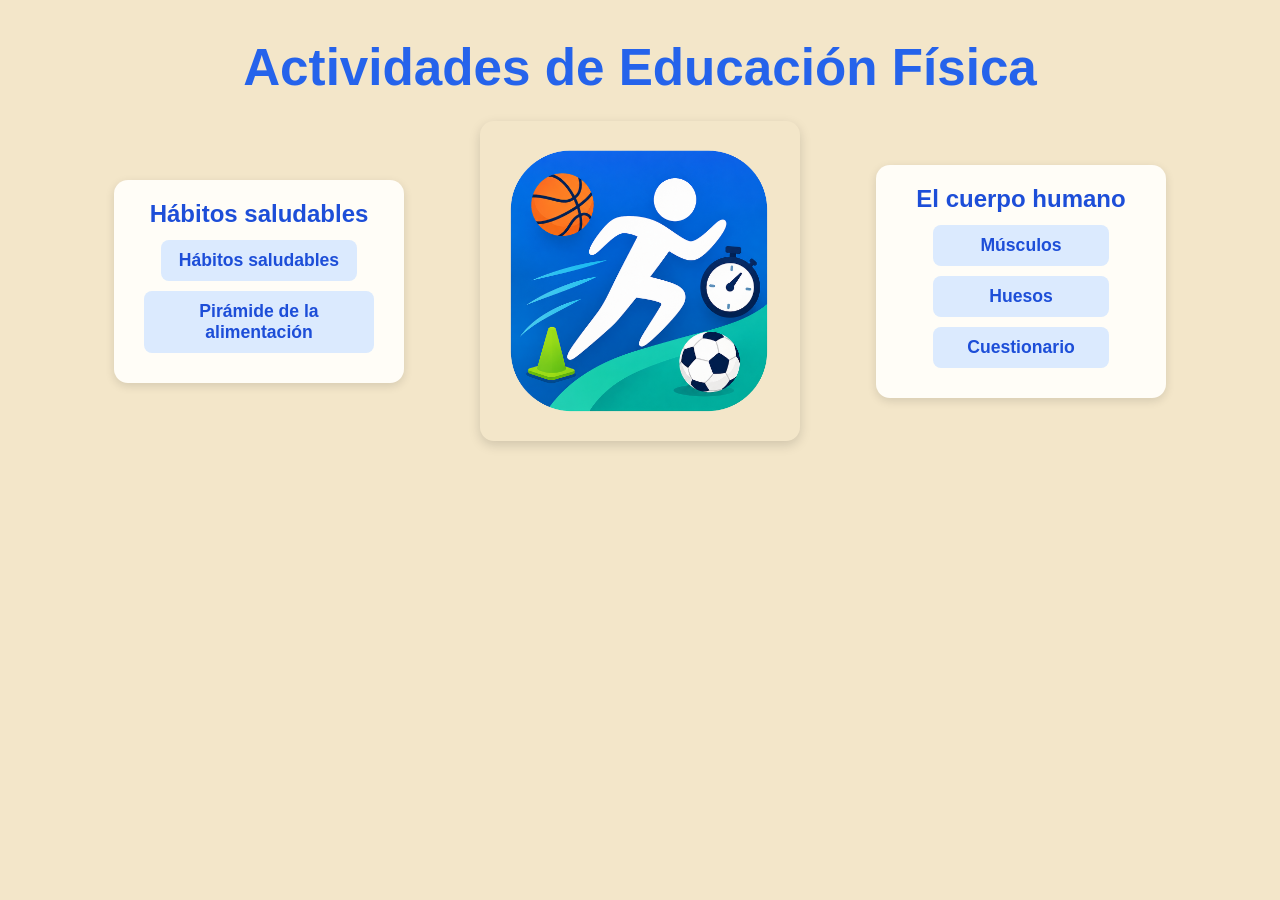
<file: index.html>
<!DOCTYPE html>
<html lang="es">
<head>
  <meta charset="UTF-8">
  <meta name="viewport" content="width=device-width, initial-scale=1.0">
  <title>El cuerpo humano</title>
  <meta name="theme-color" content="#1d4ed8">
  <link rel="manifest" href="manifest.json">
  <link rel="stylesheet" href="styles.css">
</head>
<body class="index-body">
  <h1>Actividades de Educación Física</h1>
  <main id="contenido-principal" class="contenido inicio-grid">
    <section class="opciones franja-lateral" aria-labelledby="titulo-habitos">
      <h2 id="titulo-habitos">Hábitos saludables</h2>
      <nav aria-label="Actividades de hábitos saludables">
        <ul>
          <li><a href="cuestionario_habitos_saludables.html">Hábitos saludables</a></li>
          <li><a href="alimentacion.html">Pirámide de la alimentación</a></li>
        </ul>
      </nav>
    </section>

    <section class="bloque-icono" aria-label="Icono principal">
      <img src="images/icono.png" alt="Icono de actividades de educación física">
    </section>

    <section class="opciones franja-lateral" aria-labelledby="titulo-cuerpo">
      <h2 id="titulo-cuerpo">El cuerpo humano</h2>
      <nav aria-label="Actividades del cuerpo humano">
        <ul>
          <li><a href="musculos.html">Músculos</a></li>
          <li><a href="huesos.html">Huesos</a></li>
          <li><a href="cuestionario.html">Cuestionario</a></li>
        </ul>
      </nav>
    </section>
  </main>
  <script src="pwa-register.js"></script>
</body>
</html>
</file>
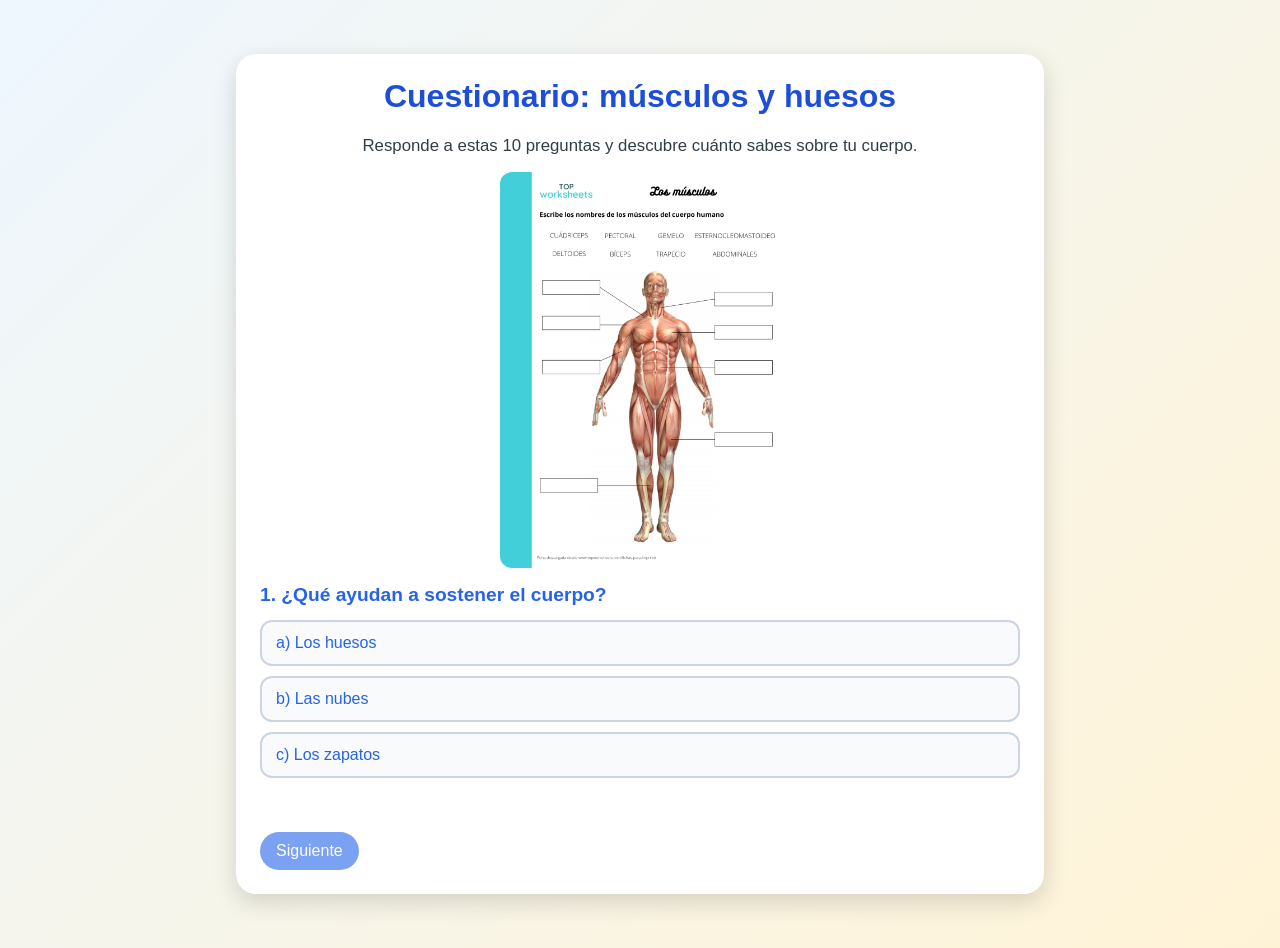
<file: ossos-musculs-5e/index.html>
<!DOCTYPE html>
<html lang="es">
<head>
  <meta charset="UTF-8">
  <meta name="viewport" content="width=device-width, initial-scale=1.0">
  <title>Cuestionario de músculos y huesos</title>
  <style>
    body {
      font-family: Arial, sans-serif;
      background: linear-gradient(135deg, #eef7ff, #fff3d6);
      color: #2f3e46;
      margin: 0;
      padding: 24px;
      display: flex;
      justify-content: center;
      align-items: center;
      min-height: 100vh;
    }

    .contenedor {
      background: white;
      border-radius: 20px;
      box-shadow: 0 8px 24px rgba(0, 0, 0, 0.15);
      width: min(90vw, 760px);
      padding: 24px;
    }

    h1 {
      margin-top: 0;
      text-align: center;
      color: #1d4ed8;
    }

    .intro {
      text-align: center;
      font-size: 1.05rem;
      margin-bottom: 16px;
    }

    .imagen {
      display: block;
      margin: 0 auto 16px;
      max-width: 280px;
      width: 100%;
      border-radius: 12px;
    }

    .pregunta {
      font-size: 1.2rem;
      font-weight: bold;
      margin-bottom: 14px;
      color: #2563eb;
    }

    .opciones {
      display: grid;
      gap: 10px;
    }

    .opcion {
      padding: 12px 14px;
      border: 2px solid #cbd5e1;
      border-radius: 12px;
      background: #f8fafc;
      cursor: pointer;
      font-size: 1rem;
      text-align: left;
      color: #2563eb;
    }

    .opcion:hover {
      background: #e0f2fe;
      border-color: #60a5fa;
    }

    .opcion.correcta {
      background: #dcfce7;
      border-color: #22c55e;
    }

    .opcion.incorrecta {
      background: #fee2e2;
      border-color: #ef4444;
    }

    .feedback {
      margin-top: 14px;
      font-weight: bold;
      min-height: 24px;
    }

    .acciones {
      display: flex;
      justify-content: space-between;
      gap: 10px;
      margin-top: 16px;
      flex-wrap: wrap;
    }

    button {
      border: none;
      border-radius: 999px;
      padding: 10px 16px;
      font-size: 1rem;
      cursor: pointer;
      background: #2563eb;
      color: white;
    }

    button:disabled {
      opacity: 0.6;
      cursor: not-allowed;
    }

    .resultado {
      display: none;
      text-align: center;
    }

    .resultado h2 {
      color: #1d4ed8;
    }

    .resultado p {
      font-size: 1.1rem;
    }
  </style>
</head>
<body>
  <main class="contenedor">
    <h1>Cuestionario: músculos y huesos</h1>
    <p class="intro">Responde a estas 10 preguntas y descubre cuánto sabes sobre tu cuerpo.</p>
    <img class="imagen" src="images/176289449-sistema-muscular-humano-esquema-y-plantilla-para-anatomía-lección-de-biología-frente-vista.jpg" alt="Ilustración más realista del cuerpo humano con músculos">

    <section id="quiz">
      <div id="pregunta" class="pregunta"></div>
      <div id="opciones" class="opciones"></div>
      <div id="feedback" class="feedback"></div>
      <div class="acciones">
        <button id="siguiente" type="button">Siguiente</button>
      </div>
    </section>

    <section id="resultado" class="resultado">
      <h2>¡Fin del cuestionario!</h2>
      <p id="mensajeResultado"></p>
      <button id="reiniciar" type="button">Volver a empezar</button>
    </section>
  </main>

  <script>
    const preguntas = [
      {
        pregunta: '¿Qué ayudan a sostener el cuerpo?',
        opciones: ['Los huesos', 'Las nubes', 'Los zapatos'],
        correcta: 0
      },
      {
        pregunta: '¿Qué nos ayudan a movernos?',
        opciones: ['Los músculos', 'Las puertas', 'Las estrellas'],
        correcta: 0
      },
      {
        pregunta: '¿Cuál de estos es un hueso?',
        opciones: ['Brazo', 'Pierna', 'Fémur'],
        correcta: 2
      },
      {
        pregunta: '¿Dónde está el cráneo?',
        opciones: ['En la cabeza', 'En la mano', 'En el pie'],
        correcta: 0
      },
      {
        pregunta: '¿Qué músculos usamos cuando levantamos un objeto?',
        opciones: ['Los músculos del brazo', 'Las orejas', 'La lengua'],
        correcta: 0
      },
      {
        pregunta: '¿Qué parte del cuerpo protege el cerebro?',
        opciones: ['La columna', 'El cráneo', 'La rodilla'],
        correcta: 1
      },
      {
        pregunta: '¿Qué hueso está en la espalda y nos ayuda a mantener el cuerpo recto?',
        opciones: ['La columna', 'El codo', 'El tobillo'],
        correcta: 0
      },
      {
        pregunta: '¿Qué músculo está en el brazo y nos ayuda a doblarlo?',
        opciones: ['El bíceps', 'El estómago', 'El ojo'],
        correcta: 0
      },
      {
        pregunta: '¿Qué huesos protegen los órganos del pecho?',
        opciones: ['Las costillas', 'Los dientes', 'Los dedos'],
        correcta: 0
      },
      {
        pregunta: '¿Qué pasa cuando movemos los músculos?',
        opciones: ['Nos movemos', 'Nos volvemos de piedra', 'Nos ponemos a dormir'],
        correcta: 0
      }
    ];

    const preguntaEl = document.getElementById('pregunta');
    const opcionesEl = document.getElementById('opciones');
    const feedbackEl = document.getElementById('feedback');
    const siguienteBtn = document.getElementById('siguiente');
    const quizEl = document.getElementById('quiz');
    const resultadoEl = document.getElementById('resultado');
    const mensajeResultadoEl = document.getElementById('mensajeResultado');
    const reiniciarBtn = document.getElementById('reiniciar');

    let indiceActual = 0;
    let aciertos = 0;
    let respuestaSeleccionada = false;

    function mostrarPregunta() {
      feedbackEl.textContent = '';
      respuestaSeleccionada = false;
      opcionesEl.innerHTML = '';
      const pregunta = preguntas[indiceActual];
      preguntaEl.textContent = `${indiceActual + 1}. ${pregunta.pregunta}`;

      pregunta.opciones.forEach((opcion, index) => {
        const boton = document.createElement('button');
        boton.className = 'opcion';
        boton.type = 'button';
        boton.textContent = `${String.fromCharCode(97 + index)}) ${opcion}`;
        boton.addEventListener('click', () => comprobarRespuesta(index, boton));
        opcionesEl.appendChild(boton);
      });

      siguienteBtn.disabled = true;
    }

    function comprobarRespuesta(index, boton) {
      if (respuestaSeleccionada) return;
      respuestaSeleccionada = true;
      const correcta = preguntas[indiceActual].correcta;

      Array.from(opcionesEl.children).forEach((botonOpcion, i) => {
        botonOpcion.disabled = true;
        if (i === correcta) {
          botonOpcion.classList.add('correcta');
        } else if (i === index) {
          botonOpcion.classList.add('incorrecta');
        }
      });

      if (index === correcta) {
        aciertos += 1;
        feedbackEl.textContent = '¡Correcto! Muy bien.';
      } else {
        feedbackEl.textContent = `No es correcto. La respuesta correcta era: ${String.fromCharCode(97 + correcta)}). ${preguntas[indiceActual].opciones[correcta]}`;
      }

      siguienteBtn.disabled = false;
    }

    function siguientePregunta() {
      indiceActual += 1;
      if (indiceActual < preguntas.length) {
        mostrarPregunta();
      } else {
        mostrarResultado();
      }
    }

    function mostrarResultado() {
      quizEl.style.display = 'none';
      resultadoEl.style.display = 'block';
      const porcentaje = Math.round((aciertos / preguntas.length) * 100);
      let mensaje = '';

      if (porcentaje === 100) {
        mensaje = '¡Fantástico! Has acertado todas las preguntas.';
      } else if (porcentaje >= 70) {
        mensaje = '¡Muy bien! Has aprendido mucho sobre músculos y huesos.';
      } else {
        mensaje = '¡Sigue practicando! Puedes volver a intentarlo.';
      }

      mensajeResultadoEl.textContent = `Has acertado ${aciertos} de ${preguntas.length} preguntas (${porcentaje}%). ${mensaje}`;
    }

    function reiniciarQuiz() {
      indiceActual = 0;
      aciertos = 0;
      quizEl.style.display = 'block';
      resultadoEl.style.display = 'none';
      mostrarPregunta();
    }

    siguienteBtn.addEventListener('click', siguientePregunta);
    reiniciarBtn.addEventListener('click', reiniciarQuiz);
    mostrarPregunta();
  </script>
</body>
</html>
</file>
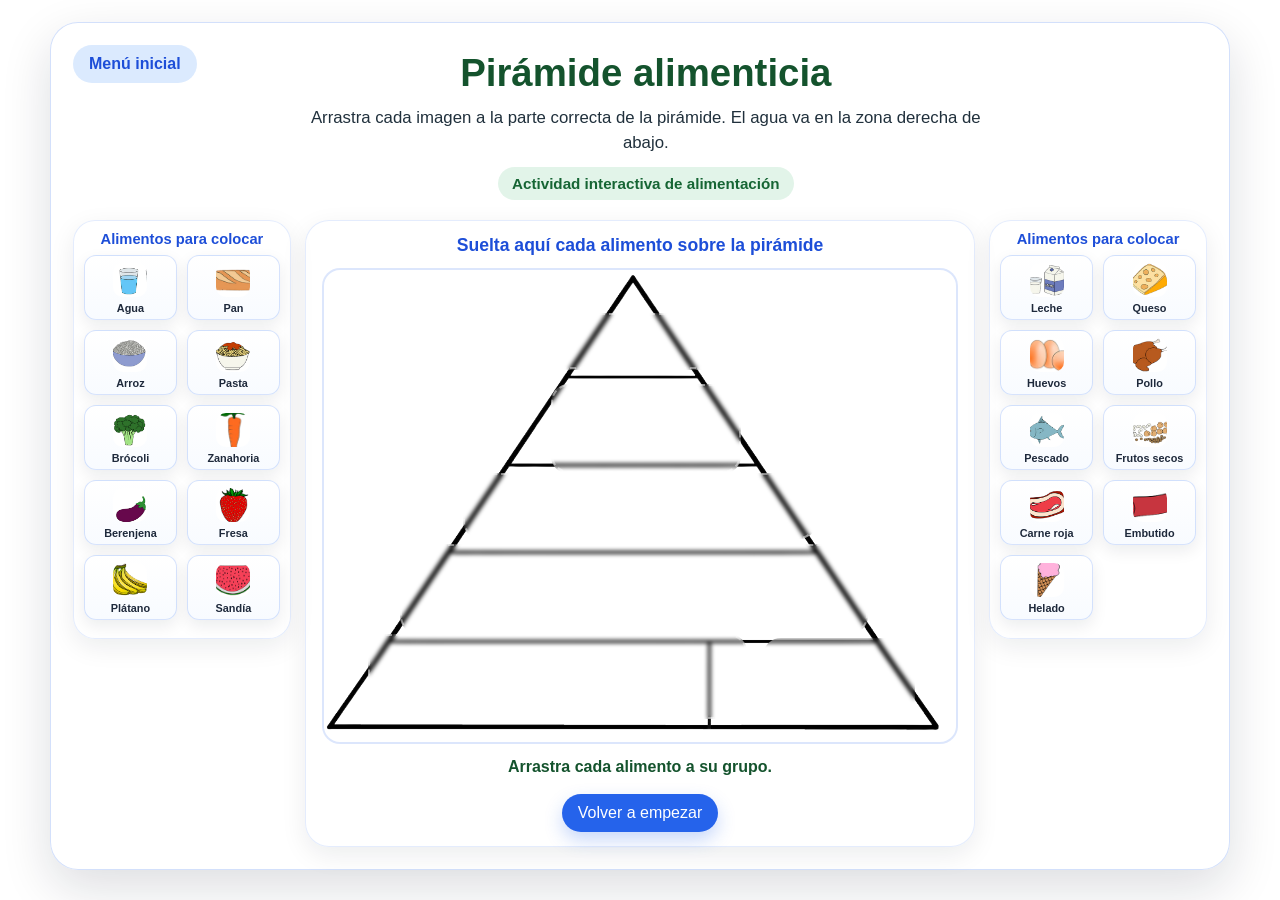
<file: alimentacion.html>
<!DOCTYPE html>
<html lang="es">
<head>
  <meta charset="UTF-8">
  <meta name="viewport" content="width=device-width, initial-scale=1.0">
  <title>Pirámide alimenticia</title>
  <meta name="theme-color" content="#14532d">
  <link rel="manifest" href="manifest.json">
  <style>
    :root {
      --fondo-1: #f6f0e6;
      --fondo-2: #e8f5ee;
      --panel: rgba(255, 255, 255, 0.9);
      --texto: #20303c;
      --azul: #2563eb;
      --verde: #16a34a;
      --naranja: #f59e0b;
      --rojo: #ef4444;
      --borde: rgba(37, 99, 235, 0.2);
    }

    * {
      box-sizing: border-box;
    }

    body {
      margin: 0;
      min-height: 100vh;
      font-family: "Segoe UI", "Roboto", "Helvetica Neue", Arial, sans-serif;
      color: var(--texto);
      background:
        radial-gradient(circle at top left, rgba(22, 163, 74, 0.12), transparent 32%),
      background: transparent;
        linear-gradient(135deg, var(--fondo-1), var(--fondo-2));
      padding: 22px;
    }

    .contenedor {
      width: min(1180px, 100%);
      margin: 0 auto;
      background: var(--panel);
      border: 1px solid var(--borde);
      border-radius: 28px;
      box-shadow: 0 18px 50px rgba(15, 23, 42, 0.14);
      backdrop-filter: blur(8px);
      padding: 22px;
    }

    .cabecera {
      display: flex;
      justify-content: space-between;
      align-items: flex-start;
      gap: 16px;
      margin-bottom: 20px;
      flex-wrap: wrap;
    }

    .menu-inicial {
      display: inline-block;
      background: #dbeafe;
      color: #1d4ed8;
      text-decoration: none;
      font-weight: 700;
      font-size: 1rem;
      padding: 10px 16px;
      border-radius: 999px;
      transition: transform 0.2s ease, background 0.2s ease;
    }

    .menu-inicial:hover {
      background: #bfdbfe;
      transform: translateY(-1px);
    }

    .titulo-bloque {
      flex: 1 1 420px;
      text-align: center;
      padding: 6px 0 0;
    }

    h1 {
      margin: 0;
      font-size: clamp(2rem, 3vw, 3rem);
      color: #14532d;
    }

    .intro {
      margin: 10px auto 0;
      max-width: 720px;
      font-size: 1.05rem;
      line-height: 1.5;
    }

    .etiqueta {
      display: inline-flex;
      align-items: center;
      gap: 8px;
      margin-top: 12px;
      padding: 8px 14px;
      border-radius: 999px;
      background: rgba(22, 163, 74, 0.12);
      color: #166534;
      font-weight: 700;
      font-size: 0.95rem;
    }

    .panel-juego {
      display: grid;
      grid-template-columns: minmax(170px, 0.65fr) minmax(0, 2fr) minmax(170px, 0.65fr);
      gap: 14px;
      align-items: start;
    }

    .banco {
      background: rgba(255, 255, 255, 0.85);
      border: 1px solid rgba(37, 99, 235, 0.12);
      border-radius: 22px;
      padding: 10px;
      box-shadow: 0 8px 26px rgba(15, 23, 42, 0.08);
    }

    .banco h2 {
      margin: 0 0 8px;
      color: #1d4ed8;
      font-size: 0.92rem;
      text-align: center;
    }

    .banco-grupo {
      margin-bottom: 8px;
    }

    .banco-grupo h3 {
      margin: 0 0 5px;
      font-size: 0.78rem;
      color: #334155;
      letter-spacing: 0.02em;
    }

    .lista-alimentos {
      display: grid;
      grid-template-columns: repeat(2, minmax(0, 1fr));
      gap: 10px;
    }

    .alimento {
      appearance: none;
      border: 1px solid rgba(37, 99, 235, 0.18);
      border-radius: 12px;
      background: linear-gradient(180deg, #ffffff, #f8fbff);
      padding: 7px 5px 5px;
      cursor: grab;
      user-select: none;
      box-shadow: 0 6px 16px rgba(15, 23, 42, 0.08);
      display: flex;
      flex-direction: column;
      align-items: center;
      gap: 5px;
      transition: transform 0.2s ease, box-shadow 0.2s ease;
    }

    .alimento:hover {
      transform: translateY(-2px);
      box-shadow: 0 10px 22px rgba(15, 23, 42, 0.12);
    }

    .alimento:active {
      cursor: grabbing;
    }

    .alimento.oculto {
      display: none;
    }

    .alimento img {
      width: 34px;
      height: 34px;
      object-fit: cover;
      border-radius: 10px;
      background: #fff;
    }

    .alimento span {
      font-size: 0.68rem;
      font-weight: 700;
      color: #1e293b;
      text-align: center;
    }

    .piramide-panel {
      background: rgba(255, 255, 255, 0.78);
      border: 1px solid rgba(37, 99, 235, 0.12);
      border-radius: 24px;
      padding: 14px 16px;
      box-shadow: 0 8px 26px rgba(15, 23, 42, 0.08);
      width: 100%;
    }

    .piramide-titulo {
      margin: 0 0 12px;
      color: #1d4ed8;
      text-align: center;
      font-size: 1.1rem;
      font-weight: 700;
    }

    .piramide-wrap {
      position: relative;
      width: 100%;
      max-width: 1280px;
      margin: 0 auto;
      border-radius: 18px;
      overflow: hidden;
      background: #ffffff;
      border: 2px solid rgba(37, 99, 235, 0.16);
      box-shadow: inset 0 0 0 1px rgba(255, 255, 255, 0.8);
    }

    .piramide-wrap img {
      display: block;
      width: 100%;
      height: auto;
    }

    .piramide-dropzone {
      position: relative;
    }

    .zona {
      position: absolute;
      border: 2px dashed rgba(255, 255, 255, 0.45);
      border-radius: 18px;
      padding: 12px;
      display: flex;
      flex-direction: column;
      justify-content: flex-start;
      gap: 8px;
      color: #ffffff;
      background: transparent;
      backdrop-filter: blur(2px);
      overflow: hidden;
    }

    .zona-items {
      display: flex;
      flex-wrap: wrap;
      gap: 8px;
      align-content: flex-start;
      justify-content: center;
      min-height: 64px;
    }

    .zona--cereales {
      left: 7%;
      bottom: 5%;
      width: 60%;
      height: 18%;
      background: transparent;
    }

    .zona--frutas {
      left: 12%;
      bottom: 23%;
      width: 74%;
      height: 19%;
      background: transparent;
    }

    .zona--lacteos {
      left: 22%;
      bottom: 43%;
      width: 56%;
      height: 14%;
      background: transparent;
    }

    .zona--carne {
      left: 36%;
      bottom: 57%;
      width: 30%;
      height: 19%;
      background: transparent;
    }

    .zona--ocasionales {
      left: 36%;
      bottom: 79%;
      width: 28%;
      height: 12%;
      background: transparent;
    }

    .zona--agua {
      right: 6.5%;
      bottom: 4%;
      width: 24%;
      height: 18%;
      background: transparent;
      border-color: transparent;
    }

    .mini-alimento {
      display: flex;
      align-items: center;
      gap: 8px;
      min-width: 0;
      max-width: 100%;
      padding: 4px 6px;
      border-radius: 12px;
      background: rgba(255, 255, 255, 0.92);
      color: #0f172a;
      box-shadow: 0 4px 12px rgba(15, 23, 42, 0.15);
    }

    .mini-alimento--frutas,
    .mini-alimento--lacteos,
    .mini-alimento--frutos_secos,
    .mini-alimento--carne {
      gap: 5px;
      padding: 4px 6px;
    }

    .mini-alimento--frutas img,
    .mini-alimento--lacteos img,
    .mini-alimento--frutos_secos img,
    .mini-alimento--carne img {
      width: 30px;
      height: 30px;
      border-radius: 8px;
    }

    .mini-alimento--frutas span,
    .mini-alimento--lacteos span,
    .mini-alimento--frutos_secos span,
    .mini-alimento--carne span {
      font-size: 0.65rem;
    }

    .mini-alimento img {
      width: 32px;
      height: 32px;
      object-fit: cover;
      border-radius: 8px;
      background: #fff;
      flex: 0 0 auto;
    }

    .mini-alimento span {
      display: none;
      font-size: 0.74rem;
      font-weight: 700;
      white-space: nowrap;
      overflow: hidden;
      text-overflow: ellipsis;
    }

    .feedback {
      margin-top: 14px;
      text-align: center;
      min-height: 24px;
      font-weight: 700;
      color: #14532d;
    }

    .acciones {
      display: flex;
      justify-content: center;
      margin-top: 12px;
    }

    .boton-reset {
      border: none;
      border-radius: 999px;
      padding: 10px 16px;
      font-size: 1rem;
      cursor: pointer;
      background: #2563eb;
      color: white;
      box-shadow: 0 8px 18px rgba(37, 99, 235, 0.25);
    }

    .boton-reset:hover {
      background: #1d4ed8;
    }

    @media (max-width: 960px) {
      .panel-juego {
        grid-template-columns: 1fr;
      }

      .lista-alimentos {
        grid-template-columns: repeat(auto-fit, minmax(120px, 1fr));
      }
    }

    @media (max-width: 720px) {
      body {
        padding: 12px;
      }

      .contenedor {
        padding: 16px;
        border-radius: 22px;
      }

      .lista-alimentos {
        grid-template-columns: repeat(2, minmax(0, 1fr));
      }

      .zona {
        border-radius: 14px;
        padding: 8px;
      }

      .zona h3 {
        font-size: 0.78rem;
      }

      .mini-alimento span {
        font-size: 0.68rem;
      }
    }
  </style>
</head>
<body>
  <main class="contenedor">
    <div class="cabecera">
      <a class="menu-inicial" href="index.html">Menú inicial</a>
      <div class="titulo-bloque">
        <h1>Pirámide alimenticia</h1>
        <p class="intro">Arrastra cada imagen a la parte correcta de la pirámide. El agua va en la zona derecha de abajo.</p>
        <div class="etiqueta">Actividad interactiva de alimentación</div>
      </div>
      <span style="width: 112px;"></span>
    </div>

    <section class="panel-juego" aria-label="Actividad de pirámide alimenticia">
      <aside class="banco">
        <h2>Alimentos para colocar</h2>
        <div id="bancoIzquierdo"></div>
      </aside>

      <section class="piramide-panel">
        <h2 class="piramide-titulo">Suelta aquí cada alimento sobre la pirámide</h2>
        <div class="piramide-wrap piramide-dropzone" id="piramideWrap">
          <img src="images/piramide.png" alt="Pirámide alimenticia vacía">

          <div class="zona zona--ocasionales" data-zone="ocasionales" data-accepts="ocasionales">
            <div class="zona-items"></div>
          </div>

          <div class="zona zona--lacteos" data-zone="lacteos" data-accepts="lacteos,frutos_secos">
            <div class="zona-items"></div>
          </div>

          <div class="zona zona--carne" data-zone="carne" data-accepts="carne">
            <div class="zona-items"></div>
          </div>

          <div class="zona zona--frutas" data-zone="frutas" data-accepts="frutas">
            <div class="zona-items"></div>
          </div>

          <div class="zona zona--cereales" data-zone="cereales" data-accepts="cereales">
            <div class="zona-items"></div>
          </div>

          <div class="zona zona--agua" data-zone="agua" data-accepts="agua">
            <div class="zona-items"></div>
          </div>
        </div>

        <div id="feedback" class="feedback">Arrastra cada alimento a su grupo.</div>
        <div class="acciones">
          <button id="reiniciar" class="boton-reset" type="button">Volver a empezar</button>
        </div>
      </section>

      <aside class="banco">
        <h2>Alimentos para colocar</h2>
        <div id="bancoDerecho"></div>
      </aside>
    </section>
  </main>

  <script>
    document.addEventListener('DOMContentLoaded', () => {
      const alimentos = [
        { id: 'agua', nombre: 'Agua', archivo: 'agua.png', categoria: 'agua' },
        { id: 'pan', nombre: 'Pan', archivo: 'pan.png', categoria: 'cereales' },
        { id: 'arroz', nombre: 'Arroz', archivo: 'arroz.png', categoria: 'cereales' },
        { id: 'pasta', nombre: 'Pasta', archivo: 'pasta.png', categoria: 'cereales' },
        { id: 'brocoli', nombre: 'Brócoli', archivo: 'brocoli.png', categoria: 'frutas' },
        { id: 'zanahoria', nombre: 'Zanahoria', archivo: 'zanahoria.png', categoria: 'frutas' },
        { id: 'berengena', nombre: 'Berenjena', archivo: 'berengena.png', categoria: 'frutas' },
        { id: 'fresa', nombre: 'Fresa', archivo: 'fresa.png', categoria: 'frutas' },
        { id: 'platano', nombre: 'Plátano', archivo: 'platano.png', categoria: 'frutas' },
        { id: 'sandia', nombre: 'Sandía', archivo: 'sandia.png', categoria: 'frutas' },
        { id: 'leche', nombre: 'Leche', archivo: 'leche.png', categoria: 'lacteos' },
        { id: 'queso', nombre: 'Queso', archivo: 'queso.png', categoria: 'lacteos' },
        { id: 'huevos', nombre: 'Huevos', archivo: 'huevos.png', categoria: 'lacteos' },
        { id: 'pollo', nombre: 'Pollo', archivo: 'pollo.png', categoria: 'lacteos' },
        { id: 'pescado', nombre: 'Pescado', archivo: 'pescado.png', categoria: 'lacteos' },
        { id: 'frutos_secos', nombre: 'Frutos secos', archivo: 'frutos_secos.png', categoria: 'frutos_secos' },
        { id: 'carne_roja', nombre: 'Carne roja', archivo: 'carne_roja.png', categoria: 'carne' },
        { id: 'embutido', nombre: 'Embutido', archivo: 'embutido.png', categoria: 'carne' },
        { id: 'helado', nombre: 'Helado', archivo: 'helado.png', categoria: 'ocasionales' }
      ];

      const grupos = [
        {
          titulo: 'Base diaria',
          items: alimentos.filter((alimento) => alimento.categoria === 'cereales')
        },
        {
          titulo: 'Frutas y verduras',
          items: alimentos.filter((alimento) => alimento.categoria === 'frutas')
        },
        {
          titulo: 'Lácteos y frutos secos',
          items: alimentos.filter((alimento) => alimento.categoria === 'lacteos' || alimento.categoria === 'frutos_secos')
        },
        {
          titulo: 'Carne y embutido',
          items: alimentos.filter((alimento) => alimento.categoria === 'carne')
        },
        {
          titulo: 'Ocasionales y agua',
          items: alimentos.filter((alimento) => alimento.categoria === 'ocasionales' || alimento.categoria === 'agua')
        }
      ];

      const bancoIzquierdo = document.getElementById('bancoIzquierdo');
      const bancoDerecho = document.getElementById('bancoDerecho');
      const feedback = document.getElementById('feedback');
      const reiniciar = document.getElementById('reiniciar');
      const zonas = Array.from(document.querySelectorAll('.zona'));
      const mapaAlimentos = new Map();

      const mitad = Math.ceil(alimentos.length / 2);
      const alimentosIzquierda = alimentos.slice(0, mitad);
      const alimentosDerecha = alimentos.slice(mitad);

      const crearListaAlimentos = (destino, listaAlimentos) => {
        const bloque = document.createElement('section');
        bloque.className = 'banco-grupo';
        bloque.innerHTML = '<div class="lista-alimentos"></div>';
        const lista = bloque.querySelector('.lista-alimentos');

        listaAlimentos.forEach((alimento) => {
          const boton = document.createElement('button');
          boton.type = 'button';
          boton.className = 'alimento';
          boton.draggable = true;
          boton.dataset.alimento = alimento.id;
          boton.dataset.categoria = alimento.categoria;
          boton.dataset.nombre = alimento.nombre;
          boton.dataset.archivo = alimento.archivo;
          boton.innerHTML = `
            <img src="images/${alimento.archivo}" alt="${alimento.nombre}">
            <span>${alimento.nombre}</span>
          `;

          boton.addEventListener('dragstart', (event) => {
            event.dataTransfer.setData('text/plain', alimento.id);
            event.dataTransfer.effectAllowed = 'move';
          });

          mapaAlimentos.set(alimento.id, boton);
          lista.appendChild(boton);
        });

        destino.appendChild(bloque);
      };

      crearListaAlimentos(bancoIzquierdo, alimentosIzquierda);
      crearListaAlimentos(bancoDerecho, alimentosDerecha);

      zonas.forEach((zona) => {
        zona.addEventListener('dragover', (event) => {
          event.preventDefault();
        });

        zona.addEventListener('drop', (event) => {
          event.preventDefault();
          const id = event.dataTransfer.getData('text/plain');
          const alimento = alimentos.find((item) => item.id === id);
          const boton = mapaAlimentos.get(id);

          if (!alimento || !boton || boton.classList.contains('oculto')) {
            return;
          }

          const categoriasAceptadas = (zona.dataset.accepts || '').split(',');
          if (!categoriasAceptadas.includes(alimento.categoria)) {
            feedback.textContent = `No, ${alimento.nombre} no va en esa zona.`;
            return;
          }

          const mini = document.createElement('div');
          mini.className = `mini-alimento mini-alimento--${alimento.categoria}`;
          mini.title = alimento.nombre;
          mini.setAttribute('aria-label', alimento.nombre);
          mini.innerHTML = `
            <img src="images/${alimento.archivo}" alt="${alimento.nombre}">
            <span>${alimento.nombre}</span>
          `;

          zona.querySelector('.zona-items').appendChild(mini);
          boton.classList.add('oculto');
          feedback.textContent = `Correcto: ${alimento.nombre}.`;

          const restantes = Array.from(mapaAlimentos.values()).some((elemento) => !elemento.classList.contains('oculto'));
          if (!restantes) {
            feedback.textContent = 'Has completado la pirámide alimenticia.';
          }
        });
      });

      reiniciar.addEventListener('click', () => {
        mapaAlimentos.forEach((boton) => {
          boton.classList.remove('oculto');
        });

        zonas.forEach((zona) => {
          zona.querySelector('.zona-items').innerHTML = '';
        });

        feedback.textContent = 'Arrastra cada alimento a su grupo.';
      });
    });
  </script>
  <script src="pwa-register.js"></script>
</body>
</html>
</file>
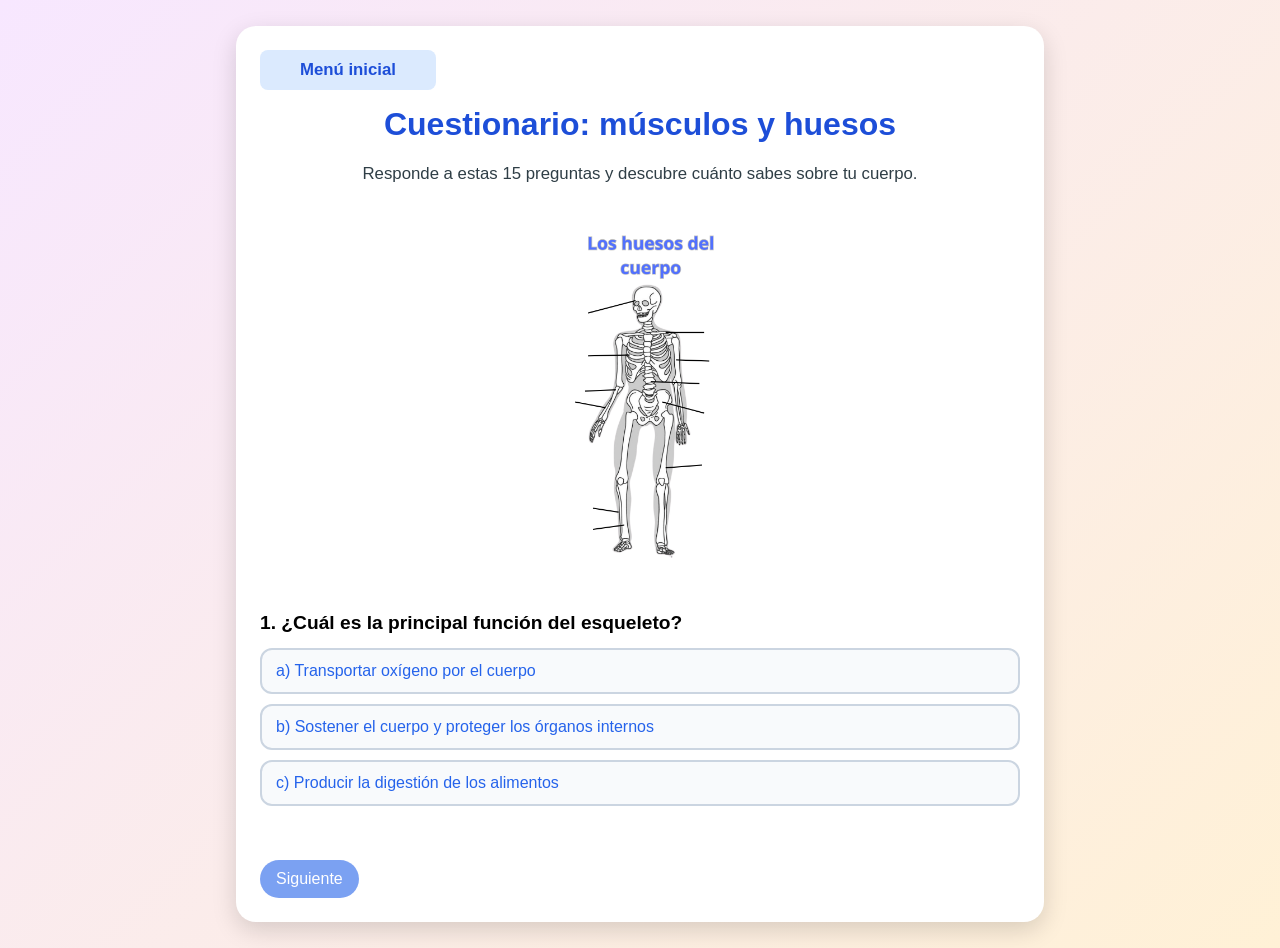
<file: cuestionario.html>
﻿<!DOCTYPE html>
<html lang="es">
<head>
  <meta charset="UTF-8">
  <meta name="viewport" content="width=device-width, initial-scale=1.0">
  <title>Cuestionario de músculos y huesos</title>
  <style>
    body {
      font-family: Arial, sans-serif;
      background: linear-gradient(135deg, #f7e7ff, #fff1d6);
      color: #2f3e46;
      margin: 0;
      padding: 24px;
      display: flex;
      justify-content: center;
      align-items: center;
      min-height: 100vh;
    }

    .contenedor {
      background: white;
      border-radius: 20px;
      box-shadow: 0 8px 24px rgba(0, 0, 0, 0.15);
      width: min(90vw, 760px);
      padding: 24px;
    }

    .menu-inicial {
      display: inline-block;
      margin-bottom: 16px;
      background-color: #dbeafe;
      color: #1d4ed8;
      text-decoration: none;
      font-weight: bold;
      font-size: 1.05rem;
      padding: 10px 18px;
      border-radius: 8px;
      min-width: 140px;
      text-align: center;
    }

    .menu-inicial:hover {
      background-color: #bfdbfe;
      text-decoration: none;
    }

    h1 {
      margin-top: 0;
      text-align: center;
      color: #1d4ed8;
    }

    .intro {
      text-align: center;
      font-size: 1.05rem;
      margin-bottom: 16px;
    }

    .imagen {
      display: block;
      margin: 0 auto 16px;
      max-width: 280px;
      width: 100%;
      border-radius: 12px;
    }

    .pregunta {
      font-size: 1.2rem;
      font-weight: bold;
      margin-bottom: 14px;
      color: #000000;
    }

    .opciones {
      display: grid;
      gap: 10px;
    }

    .opcion {
      padding: 12px 14px;
      border: 2px solid #cbd5e1;
      border-radius: 12px;
      background: #f8fafc;
      cursor: pointer;
      font-size: 1rem;
      text-align: left;
      color: #2563eb;
    }

    .opcion:hover {
      background: #e0f2fe;
      border-color: #60a5fa;
    }

    .opcion.correcta {
      background: #dcfce7;
      border-color: #22c55e;
    }

    .opcion.incorrecta {
      background: #fee2e2;
      border-color: #ef4444;
    }

    .feedback {
      margin-top: 14px;
      font-weight: bold;
      min-height: 24px;
    }

    .acciones {
      display: flex;
      justify-content: space-between;
      gap: 10px;
      margin-top: 16px;
      flex-wrap: wrap;
    }

    button {
      border: none;
      border-radius: 999px;
      padding: 10px 16px;
      font-size: 1rem;
      cursor: pointer;
      background: #2563eb;
      color: white;
    }

    button:disabled {
      opacity: 0.6;
      cursor: not-allowed;
    }

    .resultado {
      display: none;
      text-align: center;
    }

    .resultado h2 {
      color: #1d4ed8;
    }

    .resultado p {
      font-size: 1.1rem;
    }
  </style>
</head>
<body>
  <main class="contenedor">
    <a class="menu-inicial" href="index.html">Menú inicial</a>
    <h1>Cuestionario: músculos y huesos</h1>
    <p class="intro">Responde a estas 15 preguntas y descubre cuánto sabes sobre tu cuerpo.</p>
    <img id="imagenPregunta" class="imagen" src="images/esqueleto.jpg" alt="Imagen de referencia para la pregunta">

    <section id="quiz">
      <div id="pregunta" class="pregunta"></div>
      <div id="opciones" class="opciones"></div>
      <div id="feedback" class="feedback"></div>
      <div class="acciones">
        <button id="siguiente" type="button">Siguiente</button>
      </div>
    </section>

    <section id="resultado" class="resultado">
      <h2>¡Fin del cuestionario!</h2>
      <p id="mensajeResultado"></p>
      <button id="reiniciar" type="button">Volver a empezar</button>
    </section>
  </main>

  <script>
        const preguntas = [
      {
        pregunta: '¿Cuál es la principal función del esqueleto?',
        opciones: ['Transportar oxígeno por el cuerpo', 'Sostener el cuerpo y proteger los órganos internos', 'Producir la digestión de los alimentos'],
        correcta: 1,
        imagen: 'images/esqueleto_huesos.png',
        alt: 'Esqueleto humano completo'
      },
      {
        pregunta: '¿Qué hueso protege principalmente el cerebro?',
        opciones: ['La mandíbula', 'El cráneo', 'La clavícula'],
        correcta: 1,
        imagen: 'images/cerebro.jpg',
        alt: 'Cráneo y cerebro'
      },
      {
        pregunta: '¿Qué músculo permite doblar el brazo al flexionar el codo?',
        opciones: ['Bíceps', 'Cuádriceps', 'Gemelo'],
        correcta: 0,
        imagen: 'images/musculos-frente.jpg',
        alt: 'Músculos del brazo'
      },
      {
        pregunta: '¿Qué hueso es el más largo del cuerpo humano?',
        opciones: ['Tibia', 'Húmero', 'Fémur'],
        correcta: 2,
        imagen: 'images/huesos.jpg',
        alt: 'Huesos de las piernas'
      },
      {
        pregunta: '¿Cuál de estos músculos se encuentra en la parte delantera del muslo?',
        opciones: ['Cuádriceps', 'Tríceps', 'Trapecio'],
        correcta: 0,
        imagen: 'images/musculos_delante.png',
        alt: 'Músculos delanteros del cuerpo'
      },
      {
        pregunta: '¿Qué articulación permite mover el brazo en muchas direcciones?',
        opciones: ['Rodilla', 'Hombro', 'Tobillo'],
        correcta: 1,
        imagen: 'images/musculos-cuerpo.svg',
        alt: 'Articulación del hombro'
      },
      {
        pregunta: '¿Qué función tienen los músculos en el cuerpo?',
        opciones: ['Fabricar sangre', 'Permitir el movimiento y mantener la postura', 'Almacenar el oxígeno'],
        correcta: 1,
        imagen: 'images/musculos-frente.jpg',
        alt: 'Sistema muscular humano'
      },
      {
        pregunta: '¿Cuál de estos huesos forma parte de la columna vertebral?',
        opciones: ['Vértebra', 'Costilla', 'Escápula'],
        correcta: 0,
        imagen: 'images/esqueleto_huesos.png',
        alt: 'Columna vertebral'
      },
      {
        pregunta: '¿Qué músculo está situado en la parte posterior del brazo?',
        opciones: ['Bíceps', 'Tríceps', 'Pectoral'],
        correcta: 1,
        imagen: 'images/musculos_detras.png',
        alt: 'Músculos posteriores del brazo'
      },
      {
        pregunta: '¿Qué huesos protegen principalmente el corazón y los pulmones?',
        opciones: ['Las costillas', 'Las clavículas', 'Las escápulas'],
        correcta: 0,
        imagen: 'images/esqueleto.jpg',
        alt: 'Caja torácica y costillas'
      },
      {
        pregunta: '¿Qué ocurre cuando un músculo se contrae?',
        opciones: ['Se acorta y genera fuerza', 'Se convierte en hueso', 'Deja de consumir energía'],
        correcta: 0,
        imagen: 'images/levantando-vaso.jpg',
        alt: 'Contracción muscular en el brazo'
      },
      {
        pregunta: '¿Qué hueso une el brazo con el hombro?',
        opciones: ['Radio', 'Húmero', 'Peroné'],
        correcta: 1,
        imagen: 'images/huesos.jpg',
        alt: 'Húmero en el brazo'
      },
      {
        pregunta: '¿Qué músculos trabajan principalmente cuando nos ponemos de puntillas?',
        opciones: ['Gemelos', 'Abdominales', 'Deltoides'],
        correcta: 0,
        imagen: 'images/musculos_detras.png',
        alt: 'Gemelos en la parte posterior de la pierna'
      },
      {
        pregunta: '¿Qué tipo de tejido une un músculo a un hueso?',
        opciones: ['Ligamento', 'Tendón', 'Cartílago'],
        correcta: 1,
        imagen: 'images/musculos-cuerpo.svg',
        alt: 'Unión entre músculo y hueso'
      },
      {
        pregunta: '¿Qué sistema del cuerpo forman conjuntamente los huesos, músculos y articulaciones?',
        opciones: ['Sistema digestivo', 'Aparato locomotor', 'Sistema nervioso'],
        correcta: 1,
        imagen: 'images/esqueleto_huesos.png',
        alt: 'Aparato locomotor humano'
      }
    ];

    const preguntaEl = document.getElementById('pregunta');
    const opcionesEl = document.getElementById('opciones');
    const feedbackEl = document.getElementById('feedback');
    const siguienteBtn = document.getElementById('siguiente');
    const quizEl = document.getElementById('quiz');
    const resultadoEl = document.getElementById('resultado');
    const mensajeResultadoEl = document.getElementById('mensajeResultado');
    const reiniciarBtn = document.getElementById('reiniciar');
    const imagenPreguntaEl = document.getElementById('imagenPregunta');

    let indiceActual = 0;
    let aciertos = 0;
    let respuestaSeleccionada = false;

    function mostrarPregunta() {
      feedbackEl.textContent = '';
      respuestaSeleccionada = false;
      opcionesEl.innerHTML = '';
      const pregunta = preguntas[indiceActual];
      preguntaEl.textContent = `${indiceActual + 1}. ${pregunta.pregunta}`;

      pregunta.opciones.forEach((opcion, index) => {
        const boton = document.createElement('button');
        boton.className = 'opcion';
        boton.type = 'button';
        boton.textContent = `${String.fromCharCode(97 + index)}) ${opcion}`;
        boton.addEventListener('click', () => comprobarRespuesta(index, boton));
        opcionesEl.appendChild(boton);
      });

      imagenPreguntaEl.src = pregunta.imagen || 'images/esqueleto.jpg';
      imagenPreguntaEl.alt = pregunta.alt || 'Imagen de referencia para la pregunta';
      siguienteBtn.disabled = true;
    }

    function comprobarRespuesta(index, boton) {
      if (respuestaSeleccionada) return;
      respuestaSeleccionada = true;
      const correcta = preguntas[indiceActual].correcta;

      Array.from(opcionesEl.children).forEach((botonOpcion, i) => {
        botonOpcion.disabled = true;
        if (i === correcta) {
          botonOpcion.classList.add('correcta');
        } else if (i === index) {
          botonOpcion.classList.add('incorrecta');
        }
      });

      if (index === correcta) {
        aciertos += 1;
        feedbackEl.textContent = '¡Correcto! Muy bien.';
      } else {
        feedbackEl.textContent = `No es correcto. La respuesta correcta era: ${String.fromCharCode(97 + correcta)}). ${preguntas[indiceActual].opciones[correcta]}`;
      }

      siguienteBtn.disabled = false;
    }

    function siguientePregunta() {
      indiceActual += 1;
      if (indiceActual < preguntas.length) {
        mostrarPregunta();
      } else {
        mostrarResultado();
      }
    }

    function mostrarResultado() {
      quizEl.style.display = 'none';
      resultadoEl.style.display = 'block';
      const porcentaje = Math.round((aciertos / preguntas.length) * 100);
      let mensaje = '';

      if (porcentaje === 100) {
        mensaje = '¡Fantástico! Has acertado todas las preguntas.';
      } else if (porcentaje >= 70) {
        mensaje = '¡Muy bien! Has aprendido mucho sobre músculos y huesos.';
      } else {
        mensaje = '¡Sigue practicando! Puedes volver a intentarlo.';
      }

      mensajeResultadoEl.textContent = `Has acertado ${aciertos} de ${preguntas.length} preguntas (${porcentaje}%). ${mensaje}`;
      const imagenExistente = resultadoEl.querySelector('img');
      if (imagenExistente) {
        imagenExistente.remove();
      }
      const imagenResultado = document.createElement('img');
      imagenResultado.src = 'images/celebrando.jpg';
      imagenResultado.alt = 'Celebrando';
      imagenResultado.className = 'imagen';
      resultadoEl.appendChild(imagenResultado);
    }

    function reiniciarQuiz() {
      indiceActual = 0;
      aciertos = 0;
      quizEl.style.display = 'block';
      resultadoEl.style.display = 'none';
      mostrarPregunta();
    }

    siguienteBtn.addEventListener('click', siguientePregunta);
    reiniciarBtn.addEventListener('click', reiniciarQuiz);
    mostrarPregunta();
  </script>
</body>
</html>
</file>
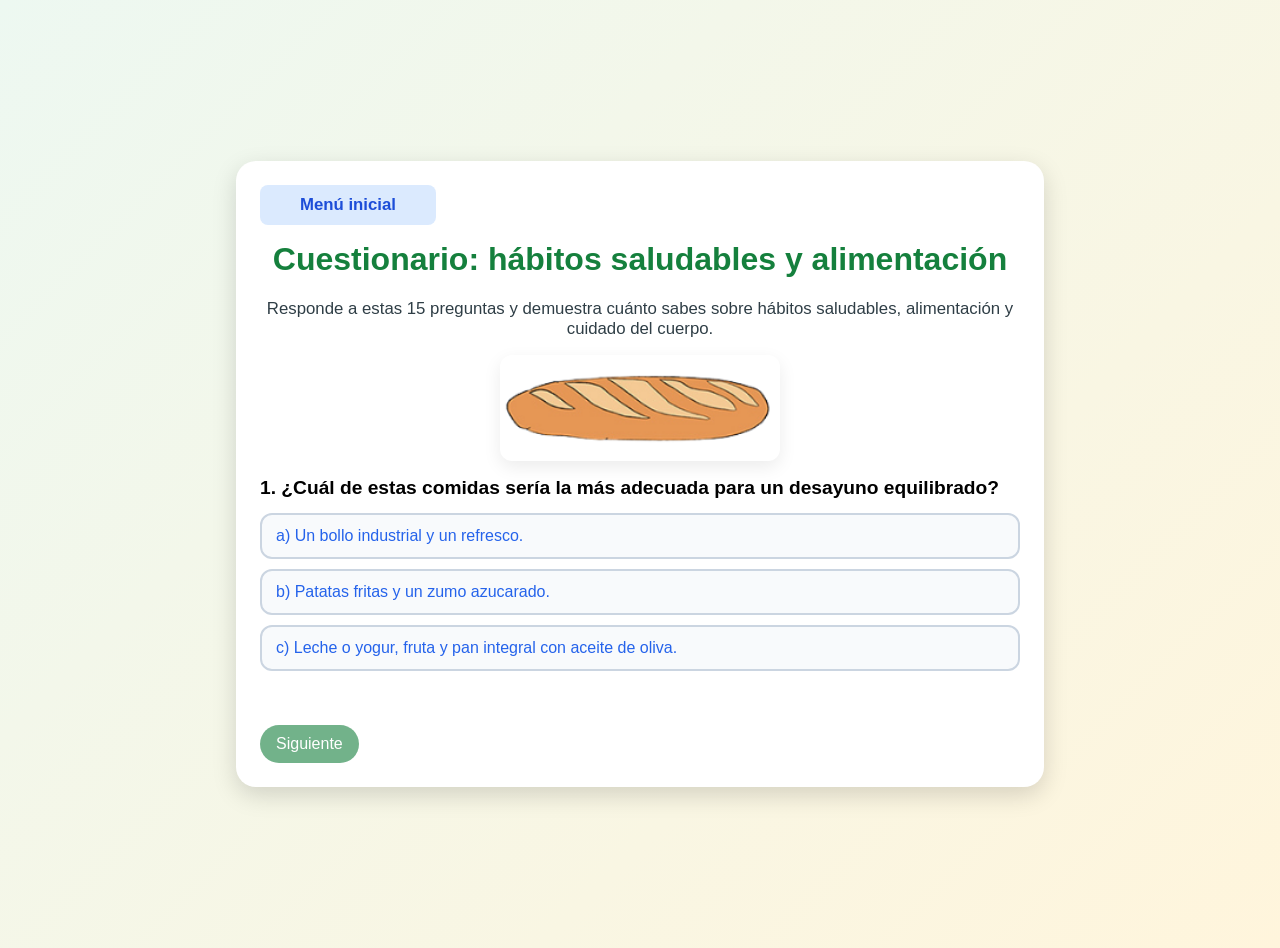
<file: cuestionario_habitos_saludables.html>
<!DOCTYPE html>
<html lang="es">
<head>
  <meta charset="UTF-8">
  <meta name="viewport" content="width=device-width, initial-scale=1.0">
  <title>Cuestionario de hábitos saludables y alimentación</title>
  <meta name="theme-color" content="#15803d">
  <link rel="manifest" href="manifest.json">
  <style>
    body {
      font-family: Arial, sans-serif;
      background: linear-gradient(135deg, #edf8f1, #fff5dc);
      color: #2f3e46;
      margin: 0;
      padding: 24px;
      display: flex;
      justify-content: center;
      align-items: center;
      min-height: 100vh;
    }

    .contenedor {
      background: white;
      border-radius: 20px;
      box-shadow: 0 8px 24px rgba(0, 0, 0, 0.15);
      width: min(90vw, 760px);
      padding: 24px;
    }

    .menu-inicial {
      display: inline-block;
      margin-bottom: 16px;
      background-color: #dbeafe;
      color: #1d4ed8;
      text-decoration: none;
      font-weight: bold;
      font-size: 1.05rem;
      padding: 10px 18px;
      border-radius: 8px;
      min-width: 140px;
      text-align: center;
    }

    .menu-inicial:hover {
      background-color: #bfdbfe;
      text-decoration: none;
    }

    h1 {
      margin-top: 0;
      text-align: center;
      color: #15803d;
    }

    .intro {
      text-align: center;
      font-size: 1.05rem;
      margin-bottom: 16px;
    }

    .imagen {
      display: block;
      margin: 0 auto 16px;
      max-width: 280px;
      width: 100%;
      border-radius: 12px;
      box-shadow: 0 6px 18px rgba(0, 0, 0, 0.08);
    }

    .pregunta {
      font-size: 1.2rem;
      font-weight: bold;
      margin-bottom: 14px;
      color: #000000;
    }

    .opciones {
      display: grid;
      gap: 10px;
    }

    .opcion {
      padding: 12px 14px;
      border: 2px solid #cbd5e1;
      border-radius: 12px;
      background: #f8fafc;
      cursor: pointer;
      font-size: 1rem;
      text-align: left;
      color: #2563eb;
    }

    .opcion:hover {
      background: #e0f2fe;
      border-color: #60a5fa;
    }

    .opcion.correcta {
      background: #dcfce7;
      border-color: #22c55e;
    }

    .opcion.incorrecta {
      background: #fee2e2;
      border-color: #ef4444;
    }

    .feedback {
      margin-top: 14px;
      font-weight: bold;
      min-height: 24px;
    }

    .acciones {
      display: flex;
      justify-content: space-between;
      gap: 10px;
      margin-top: 16px;
      flex-wrap: wrap;
    }

    button {
      border: none;
      border-radius: 999px;
      padding: 10px 16px;
      font-size: 1rem;
      cursor: pointer;
      background: #15803d;
      color: white;
    }

    button:disabled {
      opacity: 0.6;
      cursor: not-allowed;
    }

    .resultado {
      display: none;
      text-align: center;
    }

    .resultado h2 {
      color: #15803d;
    }

    .resultado p {
      font-size: 1.1rem;
    }
  </style>
</head>
<body>
  <main class="contenedor">
    <a class="menu-inicial" href="index.html">Menú inicial</a>
    <h1>Cuestionario: hábitos saludables y alimentación</h1>
    <p class="intro">Responde a estas 15 preguntas y demuestra cuánto sabes sobre hábitos saludables, alimentación y cuidado del cuerpo.</p>
    <img id="imagenPregunta" class="imagen" src="images/pan.png" alt="Imagen de referencia para la pregunta">

    <section id="quiz">
      <div id="pregunta" class="pregunta"></div>
      <div id="opciones" class="opciones"></div>
      <div id="feedback" class="feedback"></div>
      <div class="acciones">
        <button id="siguiente" type="button">Siguiente</button>
      </div>
    </section>

    <section id="resultado" class="resultado">
      <h2>¡Fin del cuestionario!</h2>
      <p id="mensajeResultado"></p>
      <button id="reiniciar" type="button">Volver a empezar</button>
    </section>
  </main>

  <script>
    const preguntas = [
      {
        pregunta: '¿Cuál de estas comidas sería la más adecuada para un desayuno equilibrado?',
        opciones: ['Un bollo industrial y un refresco.', 'Patatas fritas y un zumo azucarado.', 'Leche o yogur, fruta y pan integral con aceite de oliva.'],
        correcta: 2,
        imagen: 'images/pan.png',
        alt: 'Desayuno saludable'
      },
      {
        pregunta: '¿Cuánta agua es recomendable beber a lo largo del día, aproximadamente?',
        opciones: ['Entre 1,5 y 2 litros, dependiendo de la edad y la actividad física.', 'Solo un vaso al día.', 'Más de 5 litros todos los días.'],
        correcta: 0,
        imagen: 'images/agua.png',
        alt: 'Agua para hidratarse'
      },
      {
        pregunta: '¿Qué alimento es una buena fuente de proteínas?',
        opciones: ['Refresco.', 'Mantequilla.', 'Pollo.'],
        correcta: 2,
        imagen: 'images/pollo.png',
        alt: 'Pollo como fuente de proteínas'
      },
      {
        pregunta: '¿Por qué es importante dormir las horas necesarias?',
        opciones: ['Porque ayuda al crecimiento, al aprendizaje y a recuperar energía.', 'Porque fortalece únicamente los huesos.', 'Porque evita tener que hacer ejercicio.'],
        correcta: 0,
        imagen: 'images/nino.jpg',
        alt: 'Descanso y sueño'
      },
      {
        pregunta: '¿Qué hábito ayuda a mantener una buena salud cardiovascular?',
        opciones: ['Realizar actividad física de forma regular.', 'Permanecer sentado la mayor parte del día.', 'Comer únicamente alimentos ricos en azúcar.'],
        correcta: 0,
        imagen: 'images/celebrando.jpg',
        alt: 'Actividad física y movimiento'
      },
      {
        pregunta: '¿Cuál de estos alimentos pertenece al grupo de las frutas?',
        opciones: ['Tomate.', 'Patata.', 'Plátano.'],
        correcta: 2,
        imagen: 'images/platano.png',
        alt: 'Plátano'
      },
      {
        pregunta: '¿Qué beneficio aporta consumir verduras con frecuencia?',
        opciones: ['Aportan vitaminas, minerales y fibra.', 'Solo aportan agua.', 'Sustituyen completamente a las proteínas.'],
        correcta: 0,
        imagen: 'images/brocoli.png',
        alt: 'Verduras saludables'
      },
      {
        pregunta: '¿Cuál es la mejor bebida para hidratarse durante el día?',
        opciones: ['Bebida energética.', 'Refresco con gas.', 'Agua.'],
        correcta: 2,
        imagen: 'images/agua.png',
        alt: 'Agua'
      },
      {
        pregunta: '¿Qué es una dieta equilibrada?',
        opciones: ['Comer únicamente frutas y verduras.', 'Consumir alimentos variados en cantidades adecuadas.', 'Comer solo alimentos ricos en proteínas.'],
        correcta: 1,
        imagen: 'images/arroz.png',
        alt: 'Alimentación variada'
      },
      {
        pregunta: '¿Qué debemos hacer antes de comer?',
        opciones: ['Lavarnos las manos.', 'Beber un refresco.', 'Cepillarnos los dientes.'],
        correcta: 0,
        imagen: 'images/zanahoria.png',
        alt: 'Lavado de manos y higiene'
      },
      {
        pregunta: '¿Qué alimento aporta principalmente hidratos de carbono?',
        opciones: ['Atún.', 'Huevo.', 'Arroz.'],
        correcta: 2,
        imagen: 'images/arroz.png',
        alt: 'Arroz como fuente de hidratos de carbono'
      },
      {
        pregunta: '¿Cuál de estos hábitos favorece una buena salud?',
        opciones: ['Pasar muchas horas delante de una pantalla sin descansar.', 'Hacer ejercicio con regularidad y descansar lo suficiente.', 'Saltarse el desayuno todos los días.'],
        correcta: 1,
        imagen: 'images/celebrando.jpg',
        alt: 'Ejercicio y descanso'
      },
      {
        pregunta: '¿Por qué es recomendable limitar el consumo de alimentos ultraprocesados?',
        opciones: ['Porque suelen contener grandes cantidades de azúcar, sal y grasas poco saludables.', 'Porque no contienen ninguna vitamina.', 'Porque siempre producen alergias.'],
        correcta: 0,
        imagen: 'images/helado.png',
        alt: 'Alimentos ultraprocesados'
      },
      {
        pregunta: '¿Qué debemos hacer después de realizar una actividad física intensa?',
        opciones: ['Evitar beber agua durante varias horas.', 'Comer únicamente dulces.', 'Hidratarse y permitir que el cuerpo se recupere.'],
        correcta: 2,
        imagen: 'images/agua.png',
        alt: 'Hidratación tras el ejercicio'
      },
      {
        pregunta: '¿Cuál de estas meriendas es la más saludable?',
        opciones: ['Bollería industrial y un refresco.', 'Patatas fritas y una bebida energética.', 'Fruta y un puñado de frutos secos (si no existe alergia).'],
        correcta: 2,
        imagen: 'images/frutos_secos.png',
        alt: 'Merienda saludable'
      }
    ];

    const preguntaEl = document.getElementById('pregunta');
    const opcionesEl = document.getElementById('opciones');
    const feedbackEl = document.getElementById('feedback');
    const siguienteBtn = document.getElementById('siguiente');
    const quizEl = document.getElementById('quiz');
    const resultadoEl = document.getElementById('resultado');
    const mensajeResultadoEl = document.getElementById('mensajeResultado');
    const reiniciarBtn = document.getElementById('reiniciar');
    const imagenPreguntaEl = document.getElementById('imagenPregunta');

    let indiceActual = 0;
    let aciertos = 0;
    let respuestaSeleccionada = false;

    function mostrarPregunta() {
      feedbackEl.textContent = '';
      respuestaSeleccionada = false;
      opcionesEl.innerHTML = '';
      const pregunta = preguntas[indiceActual];
      preguntaEl.textContent = `${indiceActual + 1}. ${pregunta.pregunta}`;

      pregunta.opciones.forEach((opcion, index) => {
        const boton = document.createElement('button');
        boton.className = 'opcion';
        boton.type = 'button';
        boton.textContent = `${String.fromCharCode(97 + index)}) ${opcion}`;
        boton.addEventListener('click', () => comprobarRespuesta(index));
        opcionesEl.appendChild(boton);
      });

      imagenPreguntaEl.src = pregunta.imagen || 'images/pan.png';
      imagenPreguntaEl.alt = pregunta.alt || 'Imagen de referencia para la pregunta';
      siguienteBtn.disabled = true;
    }

    function comprobarRespuesta(index) {
      if (respuestaSeleccionada) return;
      respuestaSeleccionada = true;
      const correcta = preguntas[indiceActual].correcta;

      Array.from(opcionesEl.children).forEach((botonOpcion, i) => {
        botonOpcion.disabled = true;
        if (i === correcta) {
          botonOpcion.classList.add('correcta');
        } else if (i === index) {
          botonOpcion.classList.add('incorrecta');
        }
      });

      if (index === correcta) {
        aciertos += 1;
        feedbackEl.textContent = '¡Correcto! Muy bien.';
      } else {
        feedbackEl.textContent = `No es correcto. La respuesta correcta era: ${String.fromCharCode(97 + correcta)}). ${preguntas[indiceActual].opciones[correcta]}`;
      }

      siguienteBtn.disabled = false;
    }

    function siguientePregunta() {
      indiceActual += 1;
      if (indiceActual < preguntas.length) {
        mostrarPregunta();
      } else {
        mostrarResultado();
      }
    }

    function mostrarResultado() {
      quizEl.style.display = 'none';
      resultadoEl.style.display = 'block';
      const porcentaje = Math.round((aciertos / preguntas.length) * 100);
      let mensaje = '';

      if (porcentaje === 100) {
        mensaje = '¡Fantástico! Has acertado todas las preguntas.';
      } else if (porcentaje >= 70) {
        mensaje = '¡Muy bien! Tienes buenos hábitos saludables.';
      } else {
        mensaje = '¡Sigue practicando! Puedes volver a intentarlo.';
      }

      mensajeResultadoEl.textContent = `Has acertado ${aciertos} de ${preguntas.length} preguntas (${porcentaje}%). ${mensaje}`;
      const imagenExistente = resultadoEl.querySelector('img');
      if (imagenExistente) {
        imagenExistente.remove();
      }
      const imagenResultado = document.createElement('img');
      imagenResultado.src = 'images/celebrando.jpg';
      imagenResultado.alt = 'Celebrando';
      imagenResultado.className = 'imagen';
      resultadoEl.appendChild(imagenResultado);
    }

    function reiniciarQuiz() {
      indiceActual = 0;
      aciertos = 0;
      quizEl.style.display = 'block';
      resultadoEl.style.display = 'none';
      mostrarPregunta();
    }

    siguienteBtn.addEventListener('click', siguientePregunta);
    reiniciarBtn.addEventListener('click', reiniciarQuiz);
    mostrarPregunta();
  </script>
  <script src="pwa-register.js"></script>
</body>
</html>
</file>
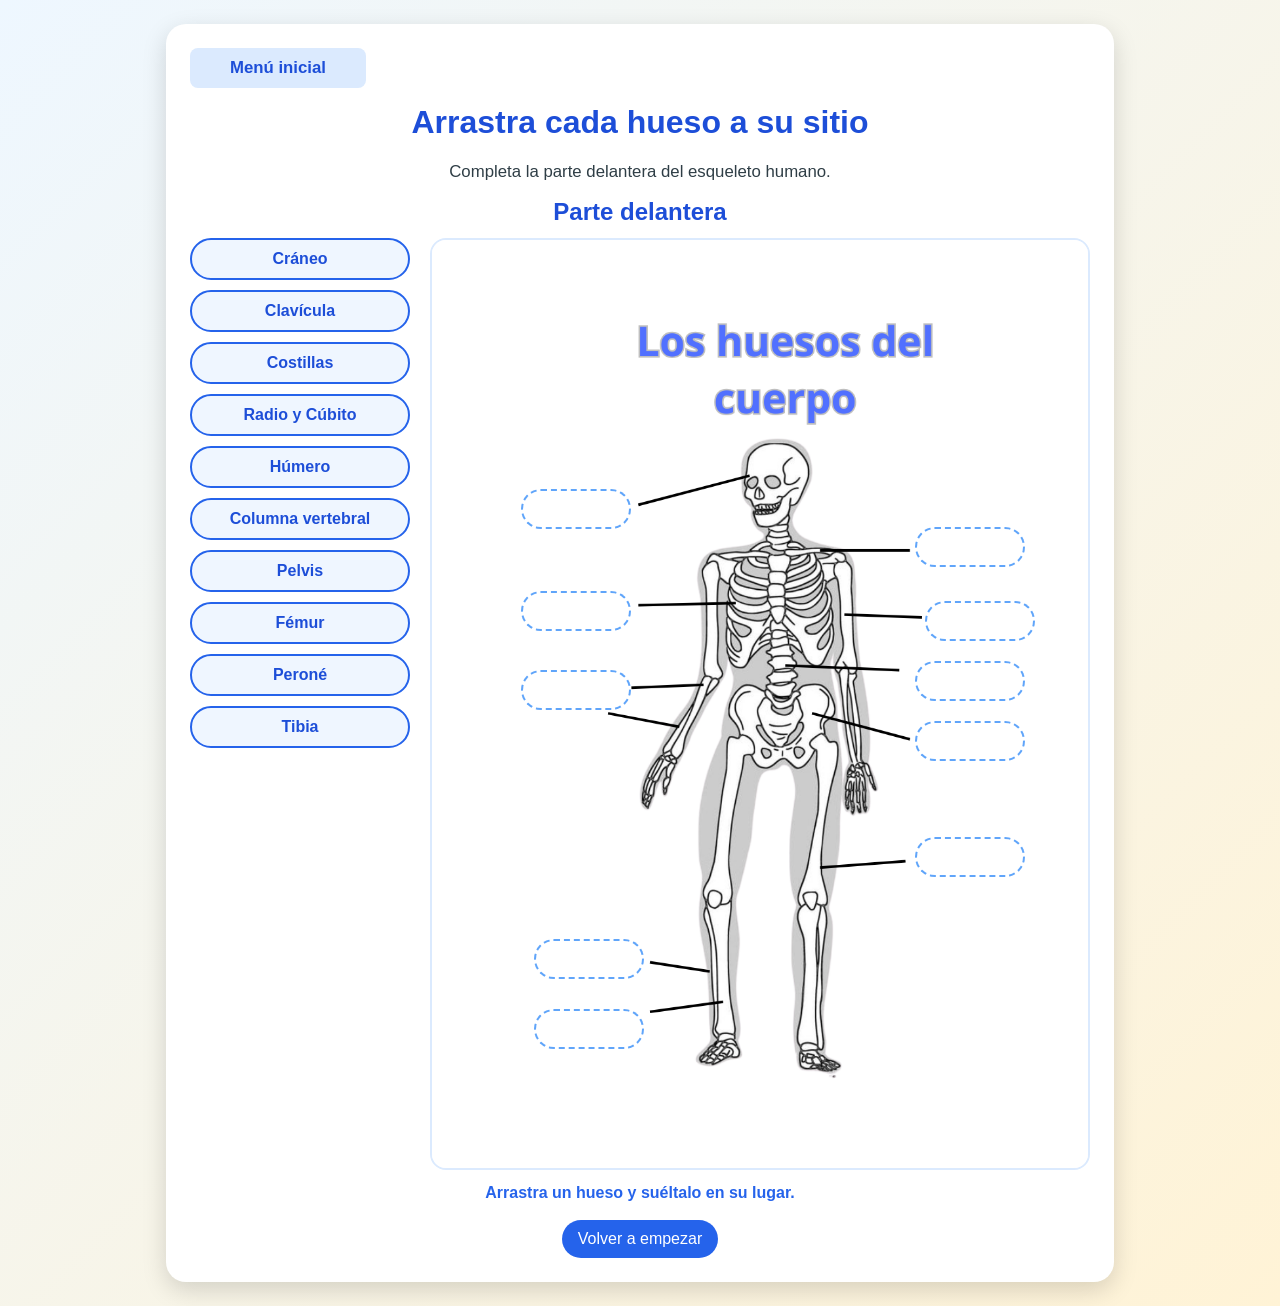
<file: huesos.html>
<!DOCTYPE html>
<html lang="es">
<head>
  <meta charset="UTF-8">
  <meta name="viewport" content="width=device-width, initial-scale=1.0">
  <title>Coloca los huesos - Delantera</title>
  <meta name="theme-color" content="#1d4ed8">
  <link rel="manifest" href="manifest.json">
  <link rel="stylesheet" href="styles.css">
</head>
<body class="muscles-page">
  <div class="contenedor">
    <a class="menu-inicial" href="index.html">Menú inicial</a>
    <h1>Arrastra cada hueso a su sitio</h1>
    <p class="intro">Completa la parte delantera del esqueleto humano.</p>

    <section class="muscles-board">
      <h2>Parte delantera</h2>
      <div class="panel">
        <div class="lista" id="listaHuesosFrontal">
          <div class="musculo" draggable="true" data-musculo="Cráneo">Cráneo</div>
          <div class="musculo" draggable="true" data-musculo="Clavícula">Clavícula</div>
          <div class="musculo" draggable="true" data-musculo="Costillas">Costillas</div>
          <div class="musculo" draggable="true" data-musculo="Radio y Cúbito">Radio y Cúbito</div>
          <div class="musculo" draggable="true" data-musculo="Húmero">Húmero</div>
          <div class="musculo" draggable="true" data-musculo="Columna vertebral">Columna vertebral</div>
          <div class="musculo" draggable="true" data-musculo="Pelvis">Pelvis</div>
          <div class="musculo" draggable="true" data-musculo="Fémur">Fémur</div>
          <div class="musculo" draggable="true" data-musculo="Peroné">Peroné</div>
          <div class="musculo" draggable="true" data-musculo="Tibia">Tibia</div>
        </div>

        <div class="imagen-container">
          <img src="images/esqueleto_huesos.png" alt="Esqueleto humano, vista delantera">

          <div class="zona" data-musculo="Cráneo" style="left: 22%; top: 29%;"></div>
          <div class="zona" data-musculo="Costillas" style="left: 22%; top: 40%;"></div>
          <div class="zona" data-musculo="Radio y Cúbito" style="left: 22%; top: 48.5%;"></div>
          <div class="zona" data-musculo="Peroné" style="left: 24%; top: 77.5%;"></div>
          <div class="zona" data-musculo="Tibia" style="left: 24%; top: 85%;"></div>
          <div class="zona" data-musculo="Clavícula" style="left: 82%; top: 33%;"></div>
          <div class="zona" data-musculo="Húmero" style="left: 83.5%; top: 41.0%;"></div>
          <div class="zona" data-musculo="Columna vertebral" style="left: 82%; top: 47.5%;"></div>
          <div class="zona" data-musculo="Pelvis" style="left: 82%; top: 54%;"></div>
          <div class="zona" data-musculo="Fémur" style="left: 82%; top: 66.5%;"></div>
        </div>
      </div>

      <div class="feedback">Arrastra un hueso y suéltalo en su lugar.</div>
      <button class="boton-reset" type="button">Volver a empezar</button>
    </section>
  </div>

  <script src="script.js"></script>
  <script src="pwa-register.js"></script>
</body>
</html>
</file>
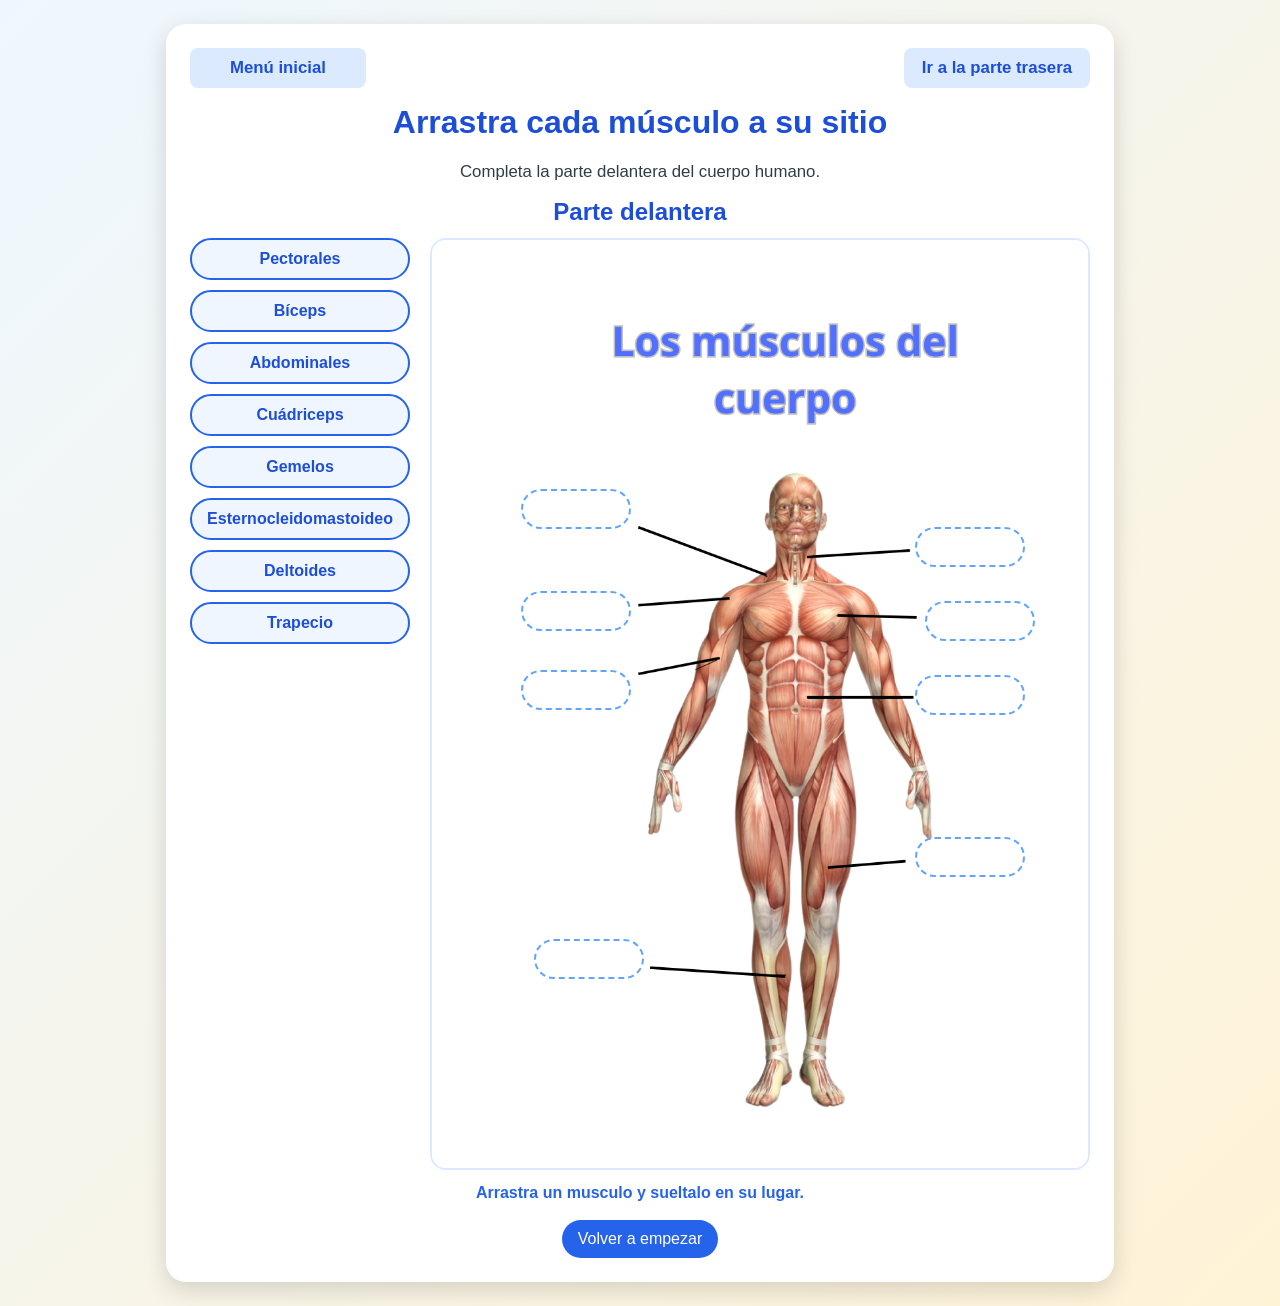
<file: musculos.html>
<!DOCTYPE html>
<html lang="es">
<head>
  <meta charset="UTF-8">
  <meta name="viewport" content="width=device-width, initial-scale=1.0">
  <title>Coloca los músculos - Delantera</title>
  <meta name="theme-color" content="#1d4ed8">
  <link rel="manifest" href="manifest.json">
  <link rel="stylesheet" href="styles.css">
</head>
<body class="muscles-page">
  <div class="contenedor">
    <a class="menu-inicial" href="index.html">Menú inicial</a>
    <a class="menu-inicial arriba-derecha" href="musculos_posteriores.html">Ir a la parte trasera</a>
    <h1>Arrastra cada músculo a su sitio</h1>
    <p class="intro">Completa la parte delantera del cuerpo humano.</p>

    <section class="muscles-board">
      <h2>Parte delantera</h2>
      <div class="panel">
        <div class="lista" id="listaMusculosFrontal">
          <div class="musculo" draggable="true" data-musculo="Pectorales">Pectorales</div>
          <div class="musculo" draggable="true" data-musculo="Bíceps">Bíceps</div>
          <div class="musculo" draggable="true" data-musculo="Abdominales">Abdominales</div>
          <div class="musculo" draggable="true" data-musculo="Cuádriceps">Cuádriceps</div>
          <div class="musculo" draggable="true" data-musculo="Gemelos">Gemelos</div>
          <div class="musculo" draggable="true" data-musculo="Esternocleidomastoideo">Esternocleidomastoideo</div>
          <div class="musculo" draggable="true" data-musculo="Deltoides">Deltoides</div>
          <div class="musculo" draggable="true" data-musculo="Trapecio">Trapecio</div>
        </div>

        <div class="imagen-container">
          <img src="images/musculos_delante.png" alt="Músculos del cuerpo humano, vista delantera">

          <div class="zona" data-musculo="Trapecio" style="left: 22%; top: 29%;"></div>
          <div class="zona" data-musculo="Deltoides" style="left: 22%; top: 40%;"></div>
          <div class="zona" data-musculo="Bíceps" style="left: 22%; top: 48.5%;"></div>
          <div class="zona" data-musculo="Gemelos" style="left: 24%; top: 77.5%;"></div>
          <div class="zona" data-musculo="Esternocleidomastoideo" style="left: 82%; top: 33%;"></div>
          <div class="zona" data-musculo="Pectorales" style="left: 83.5%; top: 41.0%;"></div>
          <div class="zona" data-musculo="Abdominales" style="left: 82%; top: 49.0%;"></div>
          <div class="zona" data-musculo="Cuádriceps" style="left: 82%; top: 66.5%;"></div>
        </div>
      </div>

      <div class="feedback">Arrastra un musculo y sueltalo en su lugar.</div>
      <button class="boton-reset" type="button">Volver a empezar</button>
    </section>
  </div>

  <script src="script.js"></script>
  <script src="pwa-register.js"></script>
</body>
</html>
</file>
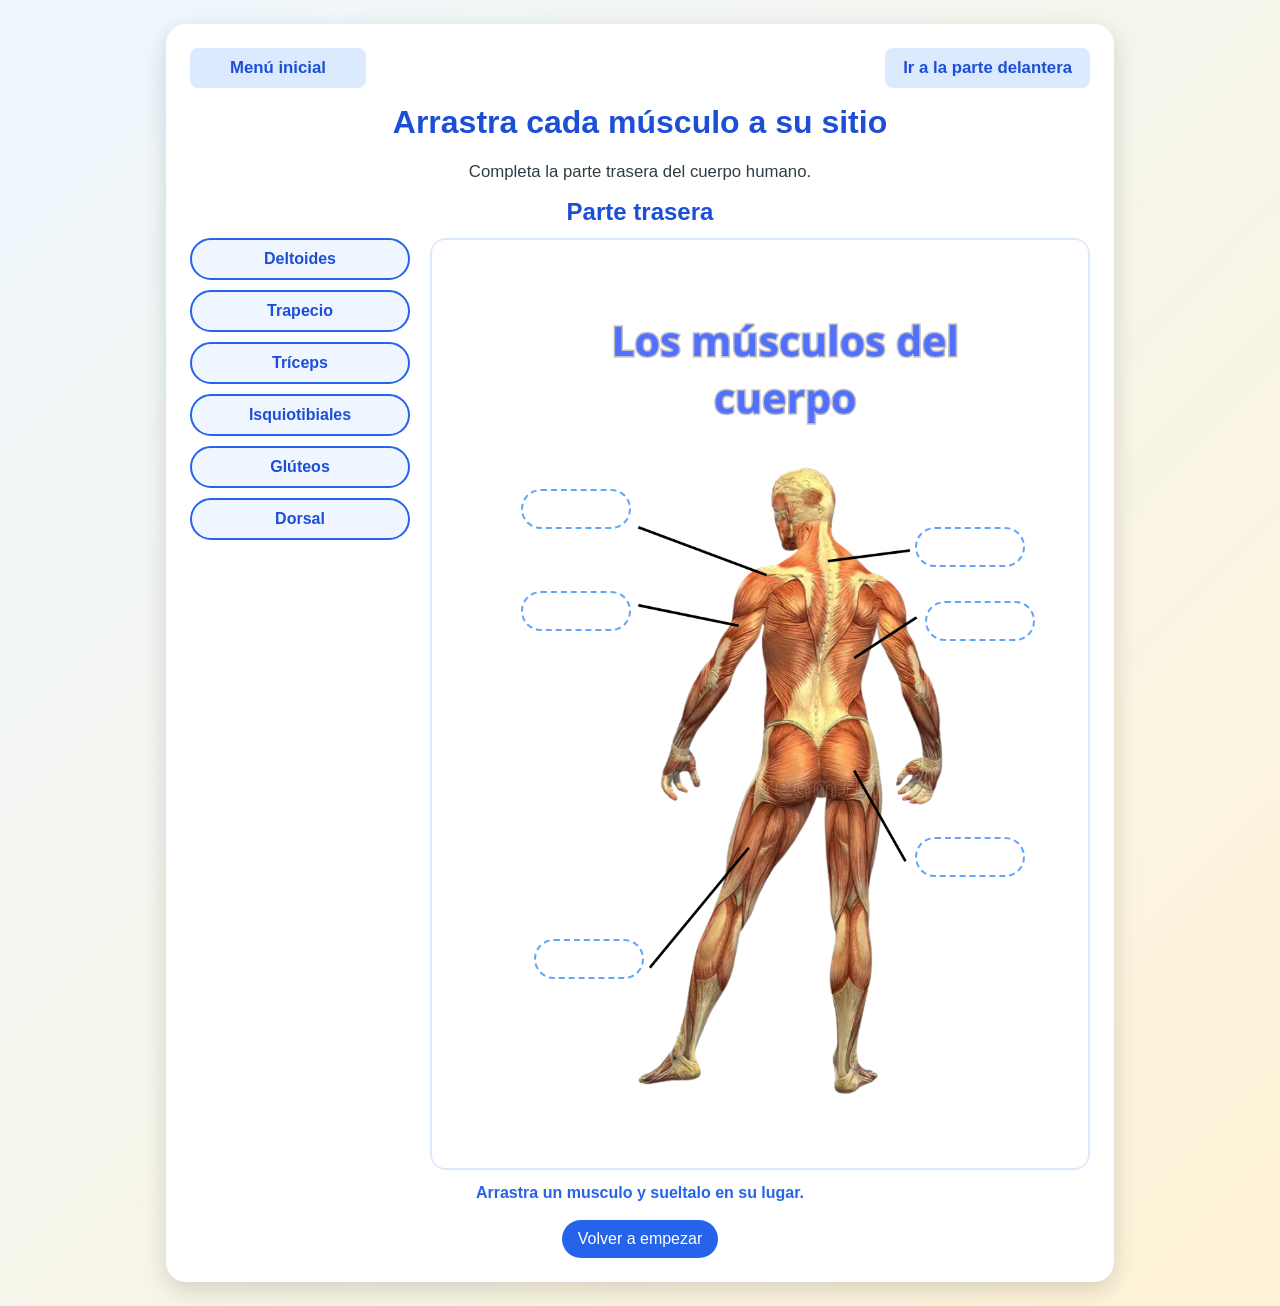
<file: musculos_posteriores.html>
<!DOCTYPE html>
<html lang="es">
<head>
  <meta charset="UTF-8">
  <meta name="viewport" content="width=device-width, initial-scale=1.0">
  <title>Coloca los músculos - Trasera</title>
  <meta name="theme-color" content="#1d4ed8">
  <link rel="manifest" href="manifest.json">
  <link rel="stylesheet" href="styles.css">
</head>
<body class="muscles-page">
  <div class="contenedor">
    <a class="menu-inicial" href="index.html">Menú inicial</a>
    <a class="menu-inicial arriba-derecha" href="musculos.html">Ir a la parte delantera</a>
    <h1>Arrastra cada músculo a su sitio</h1>
    <p class="intro">Completa la parte trasera del cuerpo humano.</p>

    <section class="muscles-board">
      <h2>Parte trasera</h2>
      <div class="panel">
        <div class="lista" id="listaMusculosPosterior">
          <div class="musculo" draggable="true" data-musculo="Deltoides">Deltoides</div>
          <div class="musculo" draggable="true" data-musculo="Trapecio">Trapecio</div>
          <div class="musculo" draggable="true" data-musculo="Tríceps">Tríceps</div>
          <div class="musculo" draggable="true" data-musculo="Isquiotibiales">Isquiotibiales</div>
          <div class="musculo" draggable="true" data-musculo="Glúteos">Glúteos</div>
          <div class="musculo" draggable="true" data-musculo="Dorsal">Dorsal</div>
        </div>

        <div class="imagen-container">
          <img src="images/musculos_detras.png" alt="Músculos del cuerpo humano, vista trasera">

          <div class="zona" data-musculo="Deltoides" style="left: 22%; top: 29%;"></div>
          <div class="zona" data-musculo="Tríceps" style="left: 22%; top: 40%;"></div>
          <div class="zona" data-musculo="Trapecio" style="left: 82%; top: 33%;"></div>
          <div class="zona" data-musculo="Dorsal" style="left: 83.5%; top: 41.0%;"></div>
          <div class="zona" data-musculo="Glúteos" style="left: 82%; top: 66.5%;"></div>
          <div class="zona" data-musculo="Isquiotibiales" style="left: 24%; top: 77.5%;"></div>
        </div>
      </div>

      <div class="feedback">Arrastra un musculo y sueltalo en su lugar.</div>
      <button class="boton-reset" type="button">Volver a empezar</button>
    </section>
  </div>

  <script src="script.js"></script>
  <script src="pwa-register.js"></script>
</body>
</html>
</file>
<file: styles.css>
body {
  font-family: "Segoe UI", "Roboto", "Helvetica Neue", Arial, sans-serif;
  margin: 0;
  color: #333;
}

.index-body {
  background-color: #f3e6c9;
  padding: 30px;
  min-height: 100vh;
  box-sizing: border-box;
}

.index-body h1 {
  color: #2563eb;
  font-size: 3.2em;
  margin-bottom: 24px;
  margin-top: 8px;
  text-align: center;
}

.contenido {
  display: flex;
  align-items: center;
  justify-content: center;
  gap: 40px;
  flex-wrap: wrap;
}

.inicio-grid {
  display: grid;
  grid-template-columns: minmax(220px, 290px) minmax(260px, 420px) minmax(220px, 290px);
  gap: 26px;
  align-items: center;
}

.franja-lateral {
  padding: 16px 18px;
}

.bloque-icono {
  display: flex;
  justify-content: center;
  align-items: center;
}

.bloque-icono img {
  width: min(100%, 420px);
  border-radius: 16px;
  box-shadow: 0 6px 16px rgba(0, 0, 0, 0.16);
}

.contenido img {
  width: 320px;
  border-radius: 14px;
  box-shadow: 0 4px 12px rgba(0, 0, 0, 0.15);
}

.opciones {
  display: inline-block;
  text-align: center;
  background: #fffdf7;
  padding: 20px 30px;
  border-radius: 14px;
  box-shadow: 0 3px 10px rgba(0, 0, 0, 0.12);
}

.opciones p {
  font-size: 1.2em;
  font-weight: bold;
  margin-top: 0;
}

.opciones ul {
  list-style: none;
  padding: 0;
  margin: 0;
}

.opciones li {
  margin: 10px 0;
}

.opciones a {
  display: inline-block;
  background-color: #dbeafe;
  color: #1d4ed8;
  text-decoration: none;
  font-weight: bold;
  font-size: 1.1em;
  padding: 10px 18px;
  border-radius: 8px;
  min-width: 140px;
}

.opciones a:hover {
  background-color: #bfdbfe;
  text-decoration: none;
}

.muscles-page {
  background: linear-gradient(135deg, #eef7ff, #fff3d6);
  color: #2f3e46;
  padding: 24px;
  display: flex;
  justify-content: center;
  align-items: center;
  min-height: 100vh;
  box-sizing: border-box;
}

.contenedor {
  position: relative;
  background: white;
  border-radius: 20px;
  box-shadow: 0 8px 24px rgba(0, 0, 0, 0.15);
  width: min(94vw, 900px);
  padding: 24px;
}

.menu-inicial {
  display: inline-block;
  margin-bottom: 16px;
  background-color: #dbeafe;
  color: #1d4ed8;
  text-decoration: none;
  font-weight: bold;
  font-size: 1.05rem;
  padding: 10px 18px;
  border-radius: 8px;
  min-width: 140px;
  text-align: center;
}

.menu-inicial:hover {
  background-color: #bfdbfe;
  text-decoration: none;
}

.menu-inicial.arriba-derecha {
  position: absolute;
  top: 24px;
  right: 24px;
  margin-bottom: 0;
}

h1 {
  text-align: center;
  color: #1d4ed8;
  margin-top: 0;
}

h2 {
  margin: 0 0 12px;
  text-align: center;
  color: #1d4ed8;
}

.intro {
  text-align: center;
  margin-bottom: 16px;
  font-size: 1.05rem;
}

.panel {
  display: grid;
  grid-template-columns: 220px 1fr;
  gap: 20px;
  align-items: start;
}

.lista {
  display: flex;
  flex-direction: column;
  gap: 10px;
}

.musculo {
  padding: 10px 12px;
  border: 2px solid #2563eb;
  border-radius: 999px;
  background: #eff6ff;
  color: #1d4ed8;
  font-weight: bold;
  text-align: center;
  cursor: grab;
  user-select: none;
}

.musculo:active {
  cursor: grabbing;
}

.musculo.oculto {
  display: none;
}

.imagen-container {
  position: relative;
  border: 2px solid #dbeafe;
  border-radius: 16px;
  overflow: hidden;
  background: #f8fbff;
}

.imagen-container img {
  display: block;
  width: 100%;
  height: auto;
}

.zona {
  position: absolute;
  width: 110px;
  height: 40px;
  box-sizing: border-box;
  transform: translate(-50%, -50%);
  border: 2px dashed #60a5fa;
  border-radius: 999px;
  background: rgba(255, 255, 255, 0.2);
  display: flex;
  align-items: center;
  justify-content: center;
  font-size: 0.85rem;
  font-weight: bold;
  color: #1e3a8a;
  pointer-events: auto;
}

.zona.completada {
  width: auto;
  min-width: 110px;
  max-width: 210px;
  padding: 0 10px;
  border-style: solid;
  background: rgba(34, 197, 94, 0.16);
  border-color: #22c55e;
}

.zona .nombre {
  display: block;
  max-width: 100%;
  white-space: nowrap;
  overflow: hidden;
  text-overflow: ellipsis;
  text-align: center;
  font-size: 0.82rem;
  pointer-events: none;
}

.feedback {
  margin-top: 14px;
  text-align: center;
  font-weight: bold;
  min-height: 24px;
  color: #2563eb;
}

.boton-reset {
  display: block;
  margin: 12px auto 0;
  border: none;
  border-radius: 999px;
  padding: 10px 16px;
  background: #2563eb;
  color: white;
  cursor: pointer;
  font-size: 1rem;
}

@media (max-width: 760px) {
  .inicio-grid {
    grid-template-columns: 1fr;
  }

  .bloque-icono {
    order: -1;
  }

  .menu-inicial.arriba-derecha {
    position: static;
    display: block;
    margin: 0 auto 12px;
  }

  .panel {
    grid-template-columns: 1fr;
  }

  .lista {
    flex-direction: row;
    flex-wrap: wrap;
  }

  .musculo {
    flex: 1 1 calc(50% - 10px);
  }
}
</file>
